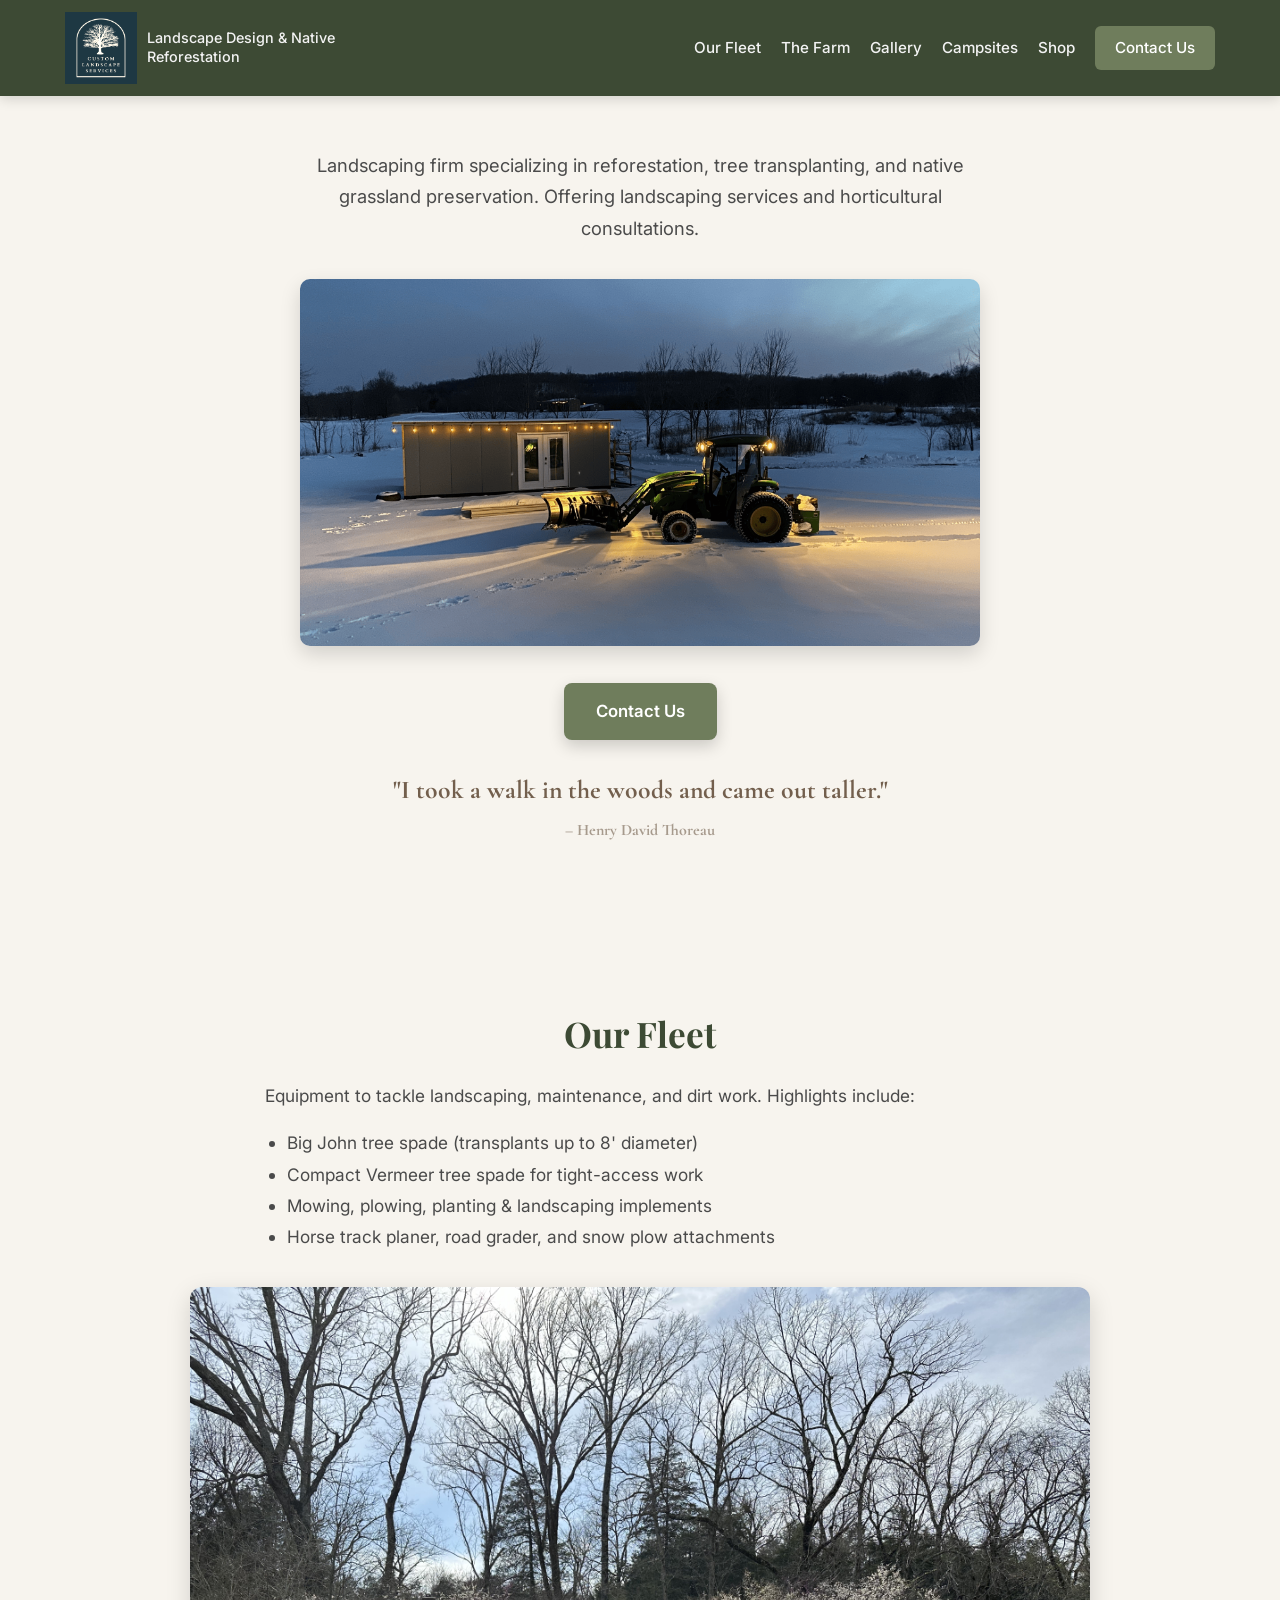
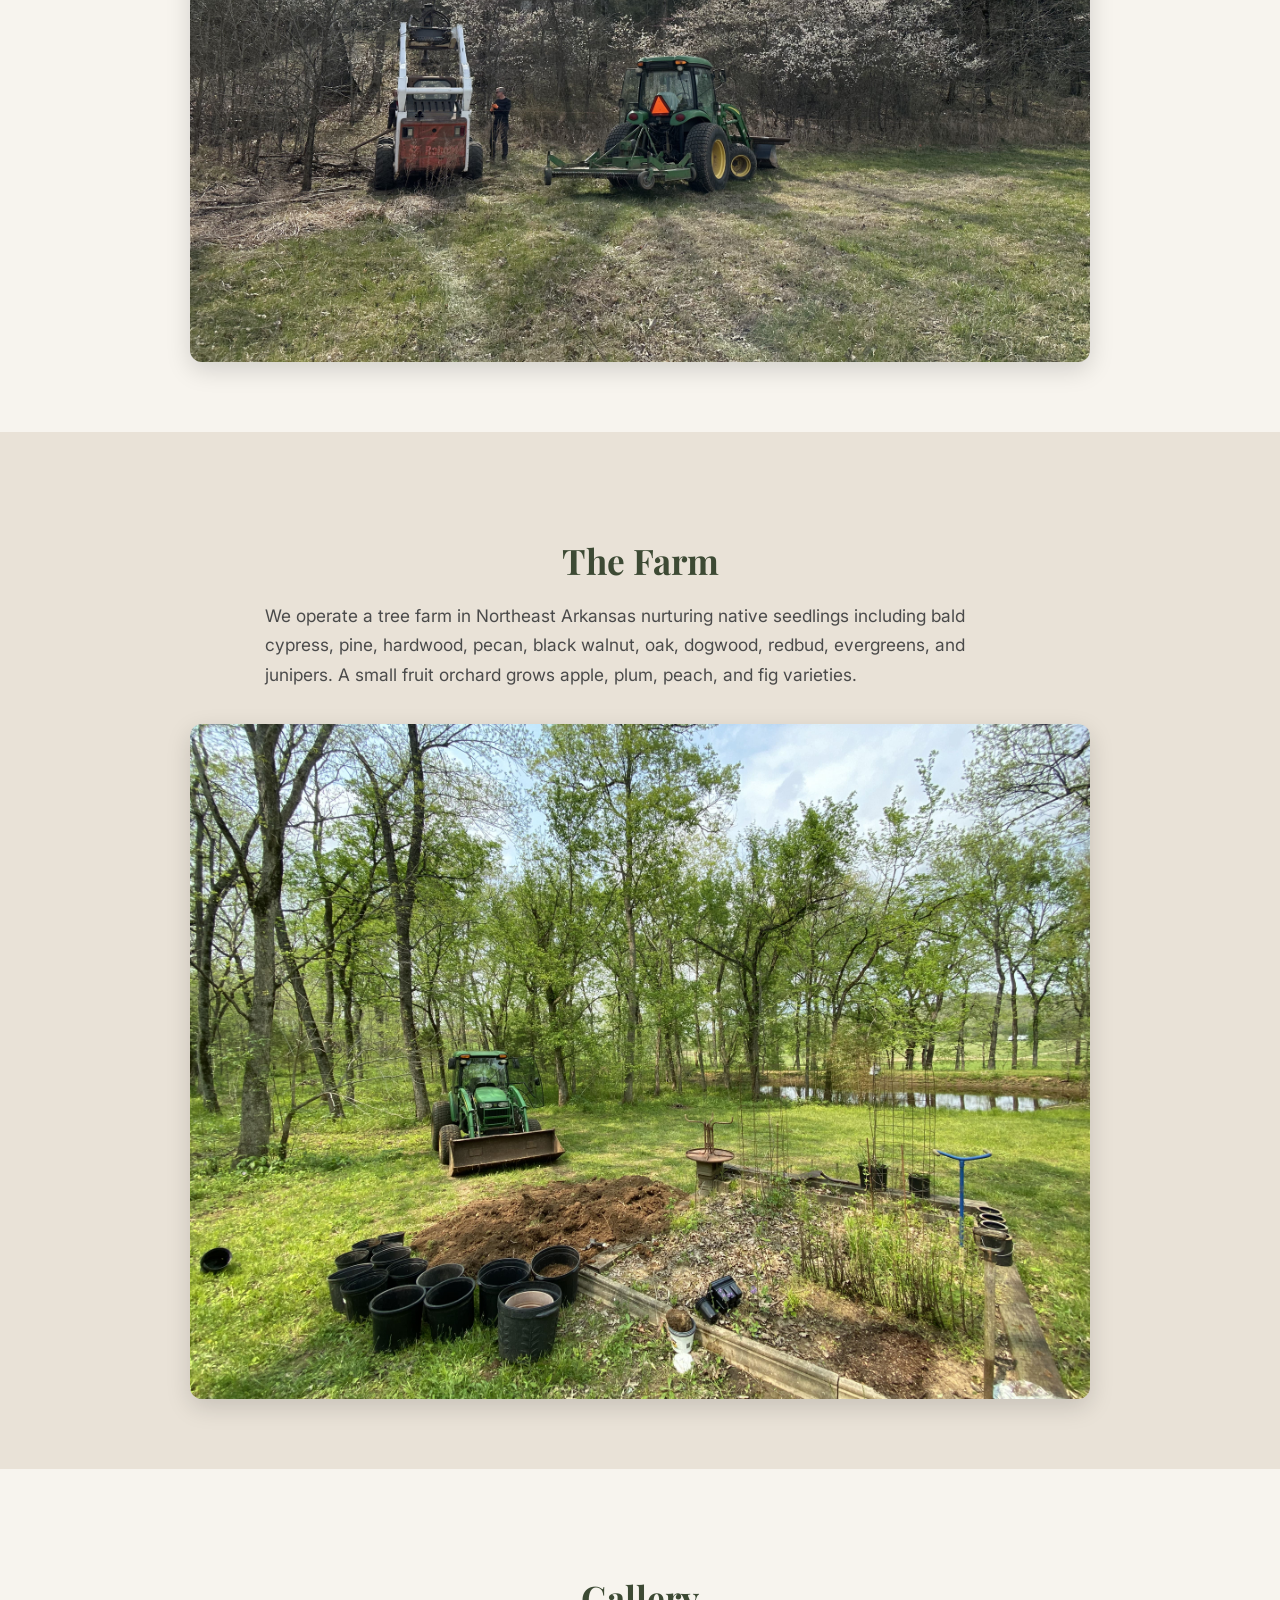
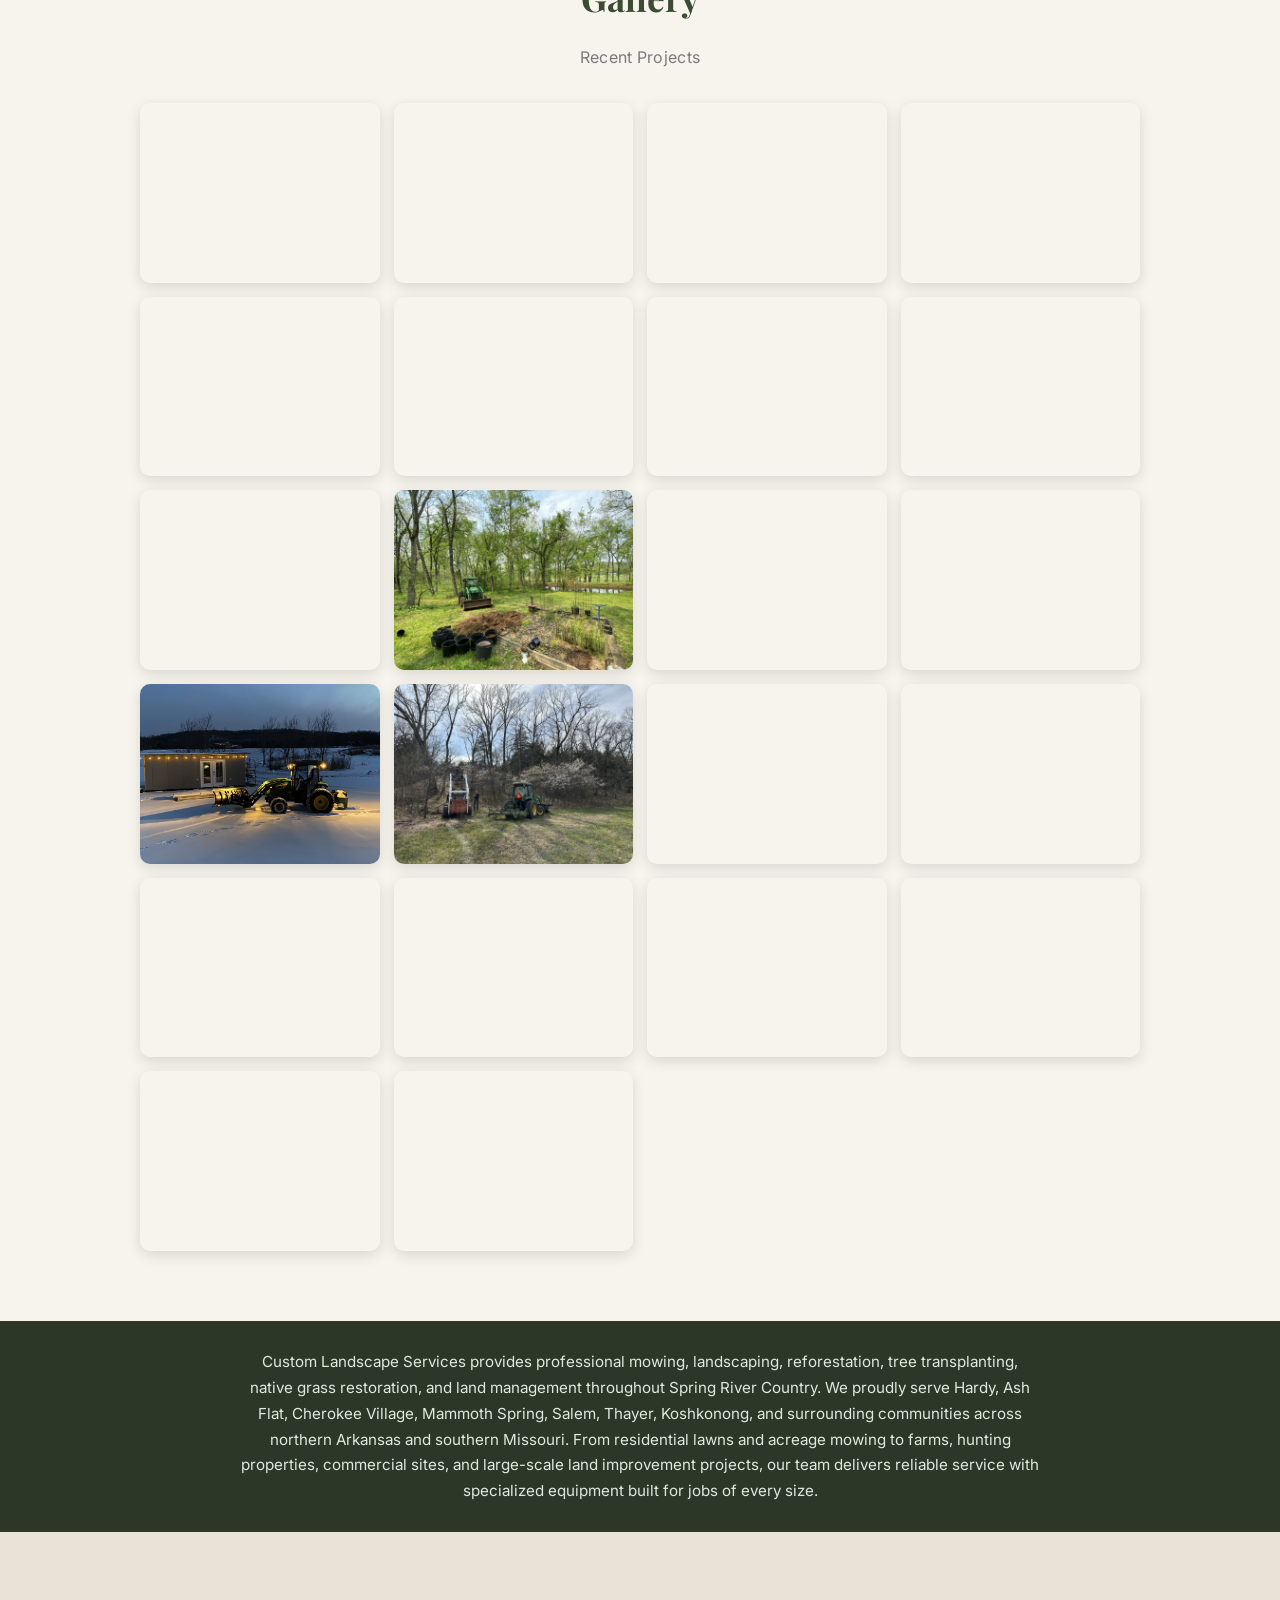
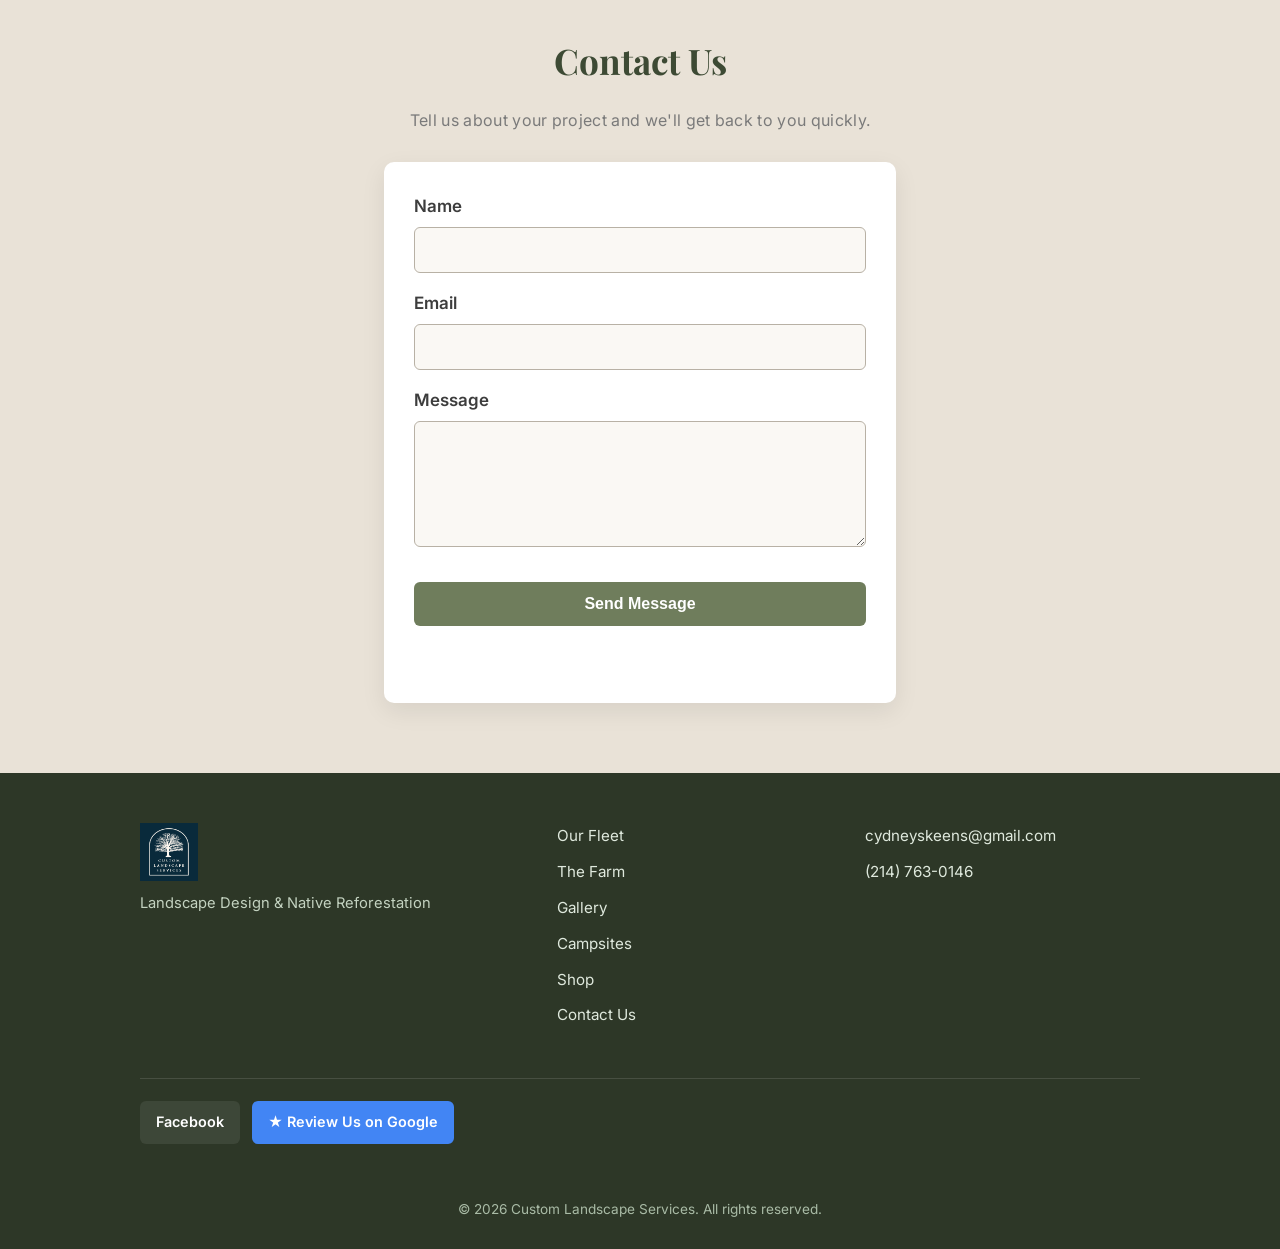
<file: index.html>
<!DOCTYPE html>
<html lang="en">

<head>
  <meta charset="UTF-8">
  <meta name="viewport" content="width=device-width, initial-scale=1.0">
  <title>Custom Landscape Services | Reforestation &amp; Tree Transplanting in Arkansas</title>
  <meta name="description" content="Landscaping, reforestation, tree transplanting, and native grassland preservation in Northeast Arkansas. Also: Spring River campsite rentals and steel storm shelters.">
  <link rel="preconnect" href="https://fonts.googleapis.com">
  <link rel="preconnect" href="https://fonts.gstatic.com" crossorigin>
  <link href="https://fonts.googleapis.com/css2?family=Cormorant+Garamond:wght@400;500;600&family=Inter:wght@300;400;500;600&family=Playfair+Display:wght@400;600;700&display=swap" rel="stylesheet">

  <!-- Favicon -->
  <link rel="icon" type="image/png" href="images/gallery/logo-favicon.png">
  <link rel="shortcut icon" type="image/png" href="images/gallery/logo-favicon.png">

  <!-- LocalBusiness Schema -->
  <script type="application/ld+json">
  {
    "@context": "https://schema.org",
    "@type": "LocalBusiness",
    "name": "Custom Landscape Services",
    "image": "https://cls23.com/images/gallery/logoo.png",
    "telephone": "+1-214-763-0146",
    "email": "cydneyskeens@gmail.com",
    "url": "https://cls23.com",
    "priceRange": "$$",
    "address": {
      "@type": "PostalAddress",
      "streetAddress": "N/A (service-based)",
      "addressLocality": "Northeast Arkansas",
      "addressRegion": "AR",
      "addressCountry": "US"
    },
    "geo": {
      "@type": "GeoCoordinates",
      "latitude": "35.6000",
      "longitude": "-90.6000"
    },
    "areaServed": {
      "@type": "AdministrativeArea",
      "name": ["Arkansas", "Missouri", "Tennessee"]
    },
    "openingHoursSpecification": {
      "@type": "OpeningHoursSpecification",
      "dayOfWeek": ["Monday","Tuesday","Wednesday","Thursday","Friday","Saturday"],
      "opens": "08:00",
      "closes": "18:00"
    },
    "description": "Custom Landscape Services specializing in reforestation, native plants, tree transplanting, orchard development, and land management. Serving Arkansas and surrounding regions.",
    "sameAs": [
      "https://share.google/E0UA4cFSOnif1qdp9",
      "https://www.facebook.com/profile.php?id=61554428220637"
    ]
  }
  </script>

  <!-- Service Schema -->
  <script type="application/ld+json">
  {
    "@context": "https://schema.org",
    "@type": "Service",
    "serviceType": "Landscaping, Tree Transplanting, Reforestation",
    "areaServed": [
      {"@type": "City", "name": "Jonesboro, AR"},
      {"@type": "City", "name": "Paragould, AR"},
      {"@type": "City", "name": "Blytheville, AR"},
      {"@type": "City", "name": "Poplar Bluff, MO"},
      {"@type": "City", "name": "West Memphis, AR"}
    ],
    "provider": {
      "@type": "LocalBusiness",
      "name": "Custom Landscape Services"
    }
  }
  </script>

  <link rel="stylesheet" href="styles.css">
</head>

<body>

  <!-- ================= NAVBAR ================= -->
  <header class="navbar">
    <div class="nav-container">

      <a href="/" class="nav-logo">
        <img src="images/gallery/logo.png" alt="Custom Landscape Services Logo" class="logo-img">
        <span class="logo-text">Landscape Design &amp; Native Reforestation</span>
      </a>

      <nav class="nav">
        <a href="#fleet">Our Fleet</a>
        <a href="#farm">The Farm</a>
        <a href="#gallery">Gallery</a>
        <a href="campsites.html">Campsites</a>
        <a href="shop.html">Shop</a>
        <a href="#contact" class="contact-btn">Contact Us</a>
      </nav>

      <button class="mobile-nav-toggle" aria-label="Toggle navigation menu" aria-expanded="false">☰</button>
    </div>
  </header>


  <!-- ================= HERO SECTION ================= -->
  <section class="hero">
    <div class="hero-content">

      <p class="hero-text hero-intro">
        Landscaping firm specializing in reforestation, tree transplanting, and native grassland preservation.
        Offering landscaping services and horticultural consultations.
      </p>

      <img src="images/gallery/snow.png" alt="Tiny Home in Snow" class="hero-image" loading="eager">

      <a href="#contact" class="hero-cta">Contact Us</a>

      <h1 class="hero-quote">
        "I took a walk in the woods and came out taller."
        <span class="quote-author">– Henry David Thoreau</span>
      </h1>

    </div>
  </section>


  <!-- ================= OUR FLEET ================= -->
  <section id="fleet" class="content-section">
    <div class="section-container">

      <h2 class="section-title">Our Fleet</h2>

      <div class="section-content">
        <p>Equipment to tackle landscaping, maintenance, and dirt work. Highlights include:</p>
        <ul class="feature-list">
          <li>Big John tree spade (transplants up to 8' diameter)</li>
          <li>Compact Vermeer tree spade for tight-access work</li>
          <li>Mowing, plowing, planting &amp; landscaping implements</li>
          <li>Horse track planer, road grader, and snow plow attachments</li>
        </ul>
      </div>

      <img src="images/gallery/tractor2.jpeg" alt="Our Fleet" class="section-image" loading="lazy">
    </div>
  </section>


  <!-- ================= THE FARM ================= -->
  <section id="farm" class="content-section alt-section">
    <div class="section-container">

      <h2 class="section-title">The Farm</h2>
      <p class="section-text">
        We operate a tree farm in Northeast Arkansas nurturing native seedlings including bald cypress, pine, hardwood, pecan,
        black walnut, oak, dogwood, redbud, evergreens, and junipers. A small fruit orchard grows apple, plum, peach,
        and fig varieties.
      </p>

      <img src="images/gallery/nursery.jpeg" alt="Tree Nursery" class="section-image" loading="lazy">
    </div>
  </section>


  <!-- ================= GALLERY ================= -->
  <section id="gallery" class="content-section">
    <div class="section-container">
      <h2 class="section-title">Gallery</h2>
      <p class="section-subtitle">Recent Projects</p>

      <div class="gallery-grid" id="gallery-grid"></div>
    </div>
  </section>

  <section class="local-seo">
    <p>
      Custom Landscape Services provides professional mowing, landscaping, reforestation, tree transplanting,
      native grass restoration, and land management throughout Spring River Country. We proudly serve Hardy,
      Ash Flat, Cherokee Village, Mammoth Spring, Salem, Thayer, Koshkonong, and surrounding communities across
      northern Arkansas and southern Missouri. From residential lawns and acreage mowing to farms, hunting
      properties, commercial sites, and large-scale land improvement projects, our team delivers reliable
      service with specialized equipment built for jobs of every size.
    </p>
  </section>


  <!-- ================= CONTACT FORM ================= -->
  <section id="contact" class="content-section alt-section">
    <div class="section-container">

      <h2 class="section-title">Contact Us</h2>
      <p class="section-subtitle">Tell us about your project and we'll get back to you quickly.</p>

      <form id="contact-form" class="contact-form" action="https://formspree.io/f/movlrryk" method="POST">

        <div class="form-group">
          <label for="name">Name</label>
          <input type="text" id="name" name="name" required>
        </div>

        <div class="form-group">
          <label for="email">Email</label>
          <input type="email" id="email" name="email" required>
        </div>

        <div class="form-group">
          <label for="message">Message</label>
          <textarea id="message" name="message" rows="5" required></textarea>
        </div>

        <button type="submit" class="submit-btn">Send Message</button>
        <p id="form-feedback" class="form-feedback" role="status"></p>

      </form>
    </div>
  </section>


  <!-- ================= FOOTER ================= -->
  <footer class="footer">
    <div class="footer-content">

      <div class="footer-brand">
        <img src="images/gallery/logo.png" alt="Custom Landscape Services Logo" class="footer-logo">
        <p class="footer-tagline">Landscape Design &amp; Native Reforestation</p>
      </div>

      <div class="footer-links">
        <a href="#fleet">Our Fleet</a>
        <a href="#farm">The Farm</a>
        <a href="#gallery">Gallery</a>
        <a href="campsites.html">Campsites</a>
        <a href="shop.html">Shop</a>
        <a href="#contact">Contact Us</a>
      </div>

      <div class="footer-contact">
        <a href="mailto:cydneyskeens@gmail.com" class="footer-contact-link">cydneyskeens@gmail.com</a>
        <a href="tel:+12147630146" class="footer-contact-link">(214) 763-0146</a>
      </div>

      <div class="social-links">
        <a href="https://www.facebook.com/profile.php?id=61554428220637" target="_blank" rel="noopener noreferrer" class="social-btn">Facebook</a>
        <a href="https://share.google/E0UA4cFSOnif1qdp9" target="_blank" rel="noopener noreferrer" class="social-btn google-review-btn">★ Review Us on Google</a>
      </div>

      <p class="footer-copy">&copy; <span id="year"></span> Custom Landscape Services. All rights reserved.</p>

    </div>
  </footer>


  <!-- ================= JS ================= -->
  <script src="apps.js" defer></script>
</body>
</html>
</file>
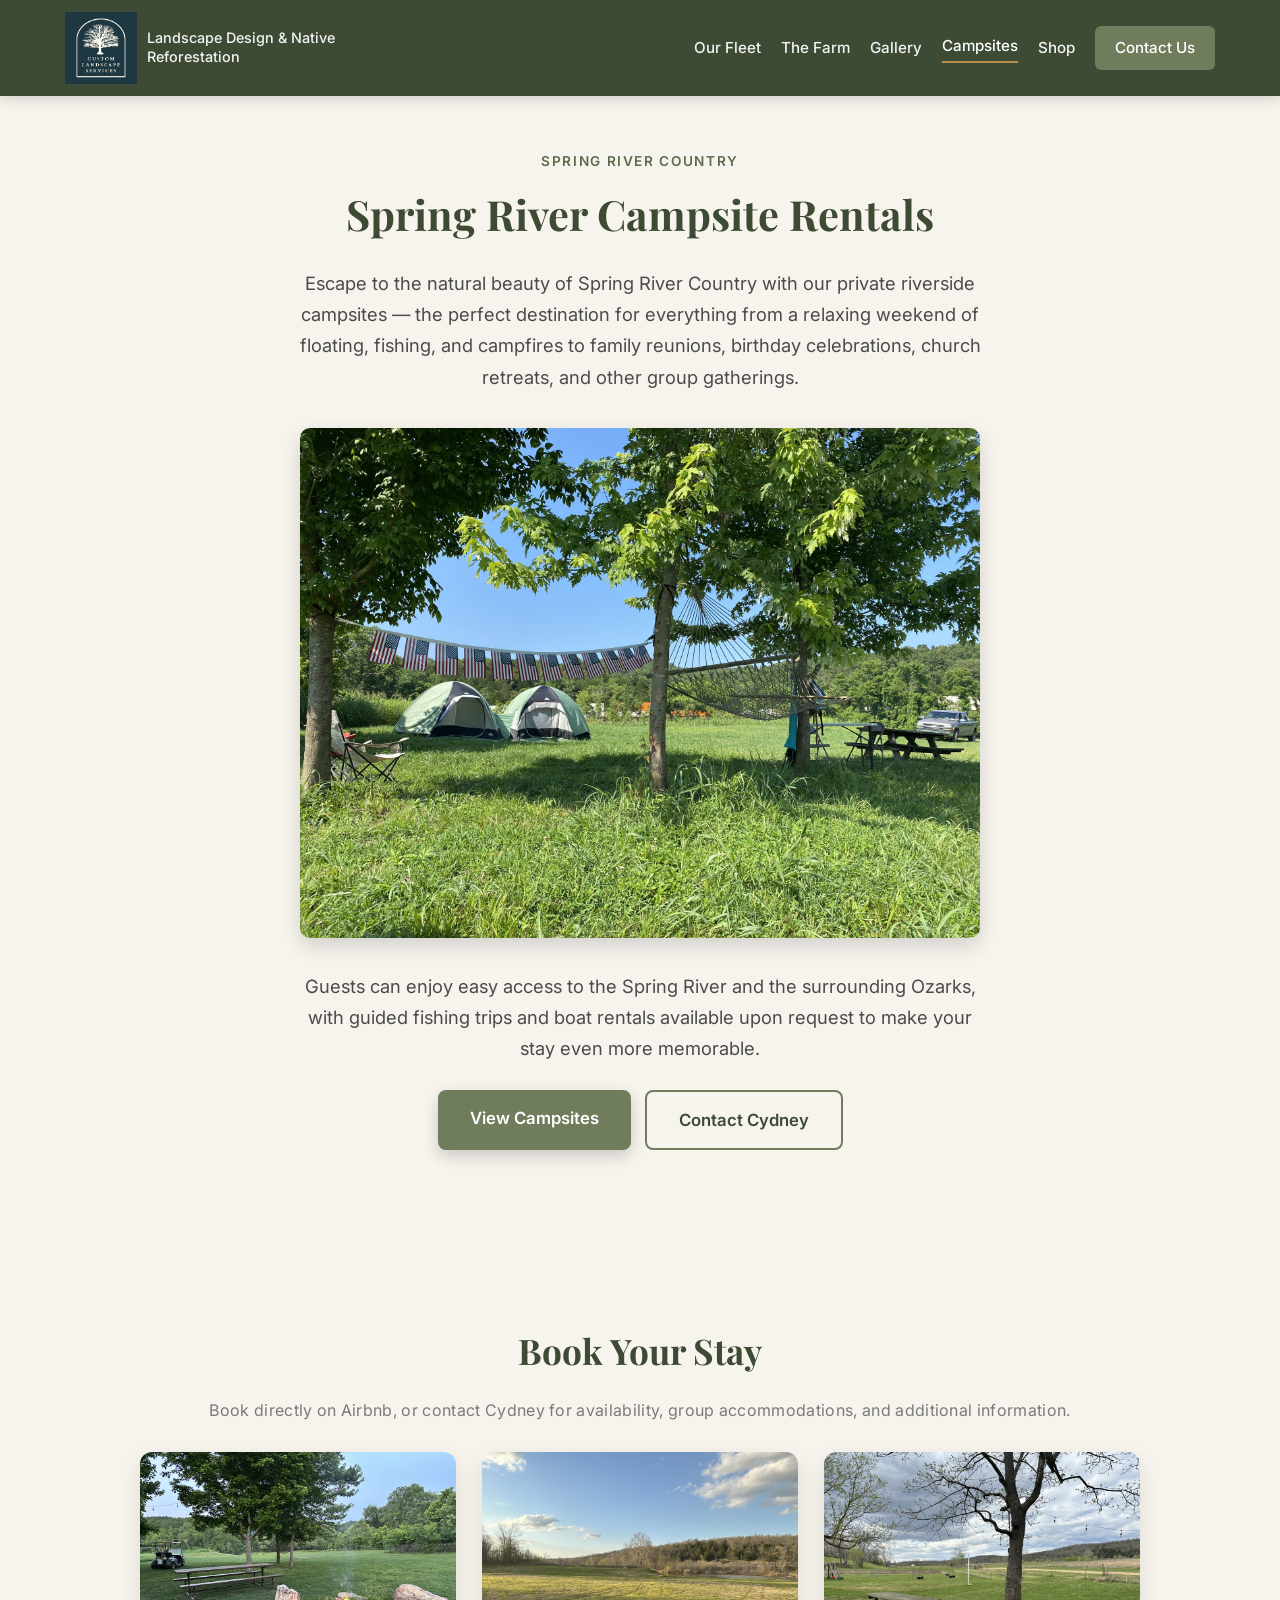
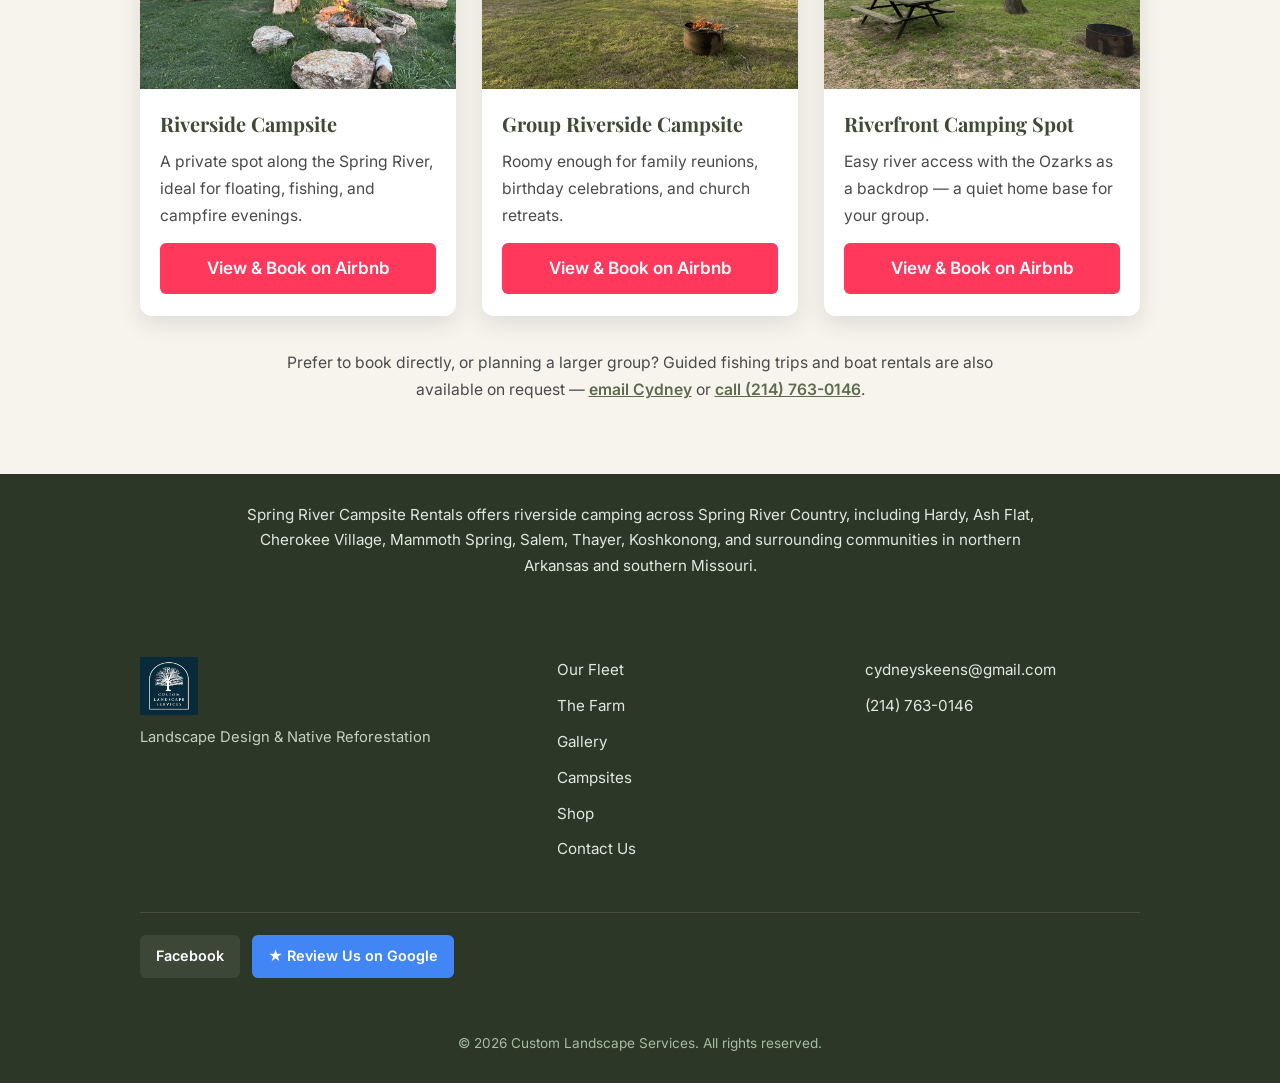
<file: campsites.html>
<!DOCTYPE html>
<html lang="en">

<head>
  <meta charset="UTF-8">
  <meta name="viewport" content="width=device-width, initial-scale=1.0">
  <title>Spring River Campsite Rentals | Custom Landscape Services</title>
  <meta name="description" content="Private riverside campsites on the Spring River. Floating, fishing, campfires, family reunions, and group retreats — book on Airbnb or contact Cydney directly.">
  <link rel="preconnect" href="https://fonts.googleapis.com">
  <link rel="preconnect" href="https://fonts.gstatic.com" crossorigin>
  <link href="https://fonts.googleapis.com/css2?family=Cormorant+Garamond:wght@400;500;600&family=Inter:wght@300;400;500;600&family=Playfair+Display:wght@400;600;700&display=swap" rel="stylesheet">

  <!-- Favicon -->
  <link rel="icon" type="image/png" href="images/gallery/logo-favicon.png">
  <link rel="shortcut icon" type="image/png" href="images/gallery/logo-favicon.png">

  <!-- LodgingBusiness Schema -->
  <script type="application/ld+json">
  {
    "@context": "https://schema.org",
    "@type": "LodgingBusiness",
    "name": "Spring River Campsite Rentals",
    "url": "https://cls23.com/campsites.html",
    "telephone": "+1-214-763-0146",
    "email": "cydneyskeens@gmail.com",
    "description": "Private riverside campsites in Spring River Country offering floating, fishing, campfires, and group gatherings, with guided fishing trips and boat rentals available upon request.",
    "areaServed": {
      "@type": "AdministrativeArea",
      "name": ["Hardy, AR", "Ash Flat, AR", "Cherokee Village, AR", "Mammoth Spring, AR", "Salem, AR", "Thayer, MO", "Koshkonong, MO"]
    },
    "parentOrganization": {
      "@type": "LocalBusiness",
      "name": "Custom Landscape Services"
    }
  }
  </script>

  <link rel="stylesheet" href="styles.css">
</head>

<body>

  <!-- ================= NAVBAR ================= -->
  <header class="navbar">
    <div class="nav-container">

      <a href="/" class="nav-logo">
        <img src="images/gallery/logo.png" alt="Custom Landscape Services Logo" class="logo-img">
        <span class="logo-text">Landscape Design &amp; Native Reforestation</span>
      </a>

      <nav class="nav">
        <a href="index.html#fleet">Our Fleet</a>
        <a href="index.html#farm">The Farm</a>
        <a href="index.html#gallery">Gallery</a>
        <a href="campsites.html" class="nav-active">Campsites</a>
        <a href="shop.html">Shop</a>
        <a href="index.html#contact" class="contact-btn">Contact Us</a>
      </nav>

      <button class="mobile-nav-toggle" aria-label="Toggle navigation menu" aria-expanded="false">☰</button>
    </div>
  </header>


  <!-- ================= CAMPSITE HERO ================= -->
  <section class="hero campsite-hero">
    <div class="hero-content">

      <p class="hero-eyebrow">Spring River Country</p>
      <h1 class="campsite-hero-title">Spring River Campsite Rentals</h1>

      <p class="hero-text hero-intro">
        Escape to the natural beauty of Spring River Country with our private riverside campsites — the perfect
        destination for everything from a relaxing weekend of floating, fishing, and campfires to family reunions,
        birthday celebrations, church retreats, and other group gatherings.
      </p>

      <img src="images/gallery/campsiteUSA.jpeg" alt="Riverside campsite along the Spring River" class="hero-image" loading="eager">

      <p class="hero-text hero-intro">
        Guests can enjoy easy access to the Spring River and the surrounding Ozarks, with guided fishing trips and
        boat rentals available upon request to make your stay even more memorable.
      </p>

      <div class="campsite-hero-ctas">
        <a href="#listings" class="hero-cta">View Campsites</a>
        <a href="index.html#contact" class="hero-cta hero-cta-outline">Contact Cydney</a>
      </div>

    </div>
  </section>


  <!-- ================= LISTINGS ================= -->
  <section id="listings" class="content-section">
    <div class="section-container">

      <h2 class="section-title">Book Your Stay</h2>
      <p class="section-subtitle">Book directly on Airbnb, or contact Cydney for availability, group accommodations, and additional information.</p>

      <div class="campsite-grid">

        <article class="campsite-card">
          <img src="images/gallery/campsite.jpeg" alt="Spring River riverside campsite" loading="lazy">
          <div class="campsite-card-body">
            <h3>Riverside Campsite</h3>
            <p>A private spot along the Spring River, ideal for floating, fishing, and campfire evenings.</p>
            <a href="https://www.airbnb.com/rooms/39752664" target="_blank" rel="noopener noreferrer" class="airbnb-btn">View &amp; Book on Airbnb</a>
          </div>
        </article>

        <article class="campsite-card">
          <img src="images/gallery/campsite3.jpeg" alt="Spring River group campsite" loading="lazy">
          <div class="campsite-card-body">
            <h3>Group Riverside Campsite</h3>
            <p>Roomy enough for family reunions, birthday celebrations, and church retreats.</p>
            <a href="https://www.airbnb.com/rooms/926350521017659040" target="_blank" rel="noopener noreferrer" class="airbnb-btn">View &amp; Book on Airbnb</a>
          </div>
        </article>

        <article class="campsite-card">
          <img src="images/gallery/campsite4.jpeg" alt="Spring River riverfront camping spot" loading="lazy">
          <div class="campsite-card-body">
            <h3>Riverfront Camping Spot</h3>
            <p>Easy river access with the Ozarks as a backdrop — a quiet home base for your group.</p>
            <a href="https://www.airbnb.com/rooms/890606413558890399" target="_blank" rel="noopener noreferrer" class="airbnb-btn">View &amp; Book on Airbnb</a>
          </div>
        </article>

      </div>

      <p class="campsite-note">
        Prefer to book directly, or planning a larger group? Guided fishing trips and boat rentals are also available
        on request — <a href="mailto:cydneyskeens@gmail.com">email Cydney</a> or
        <a href="tel:+12147630146">call (214) 763-0146</a>.
      </p>

    </div>
  </section>

  <section class="local-seo">
    <p>
      Spring River Campsite Rentals offers riverside camping across Spring River Country, including Hardy, Ash Flat,
      Cherokee Village, Mammoth Spring, Salem, Thayer, Koshkonong, and surrounding communities in northern Arkansas
      and southern Missouri.
    </p>
  </section>


  <!-- ================= FOOTER ================= -->
  <footer class="footer">
    <div class="footer-content">

      <div class="footer-brand">
        <img src="images/gallery/logo.png" alt="Custom Landscape Services Logo" class="footer-logo">
        <p class="footer-tagline">Landscape Design &amp; Native Reforestation</p>
      </div>

      <div class="footer-links">
        <a href="index.html#fleet">Our Fleet</a>
        <a href="index.html#farm">The Farm</a>
        <a href="index.html#gallery">Gallery</a>
        <a href="campsites.html">Campsites</a>
        <a href="shop.html">Shop</a>
        <a href="index.html#contact">Contact Us</a>
      </div>

      <div class="footer-contact">
        <a href="mailto:cydneyskeens@gmail.com" class="footer-contact-link">cydneyskeens@gmail.com</a>
        <a href="tel:+12147630146" class="footer-contact-link">(214) 763-0146</a>
      </div>

      <div class="social-links">
        <a href="https://www.facebook.com/profile.php?id=61554428220637" target="_blank" rel="noopener noreferrer" class="social-btn">Facebook</a>
        <a href="https://share.google/E0UA4cFSOnif1qdp9" target="_blank" rel="noopener noreferrer" class="social-btn google-review-btn">★ Review Us on Google</a>
      </div>

      <p class="footer-copy">&copy; <span id="year"></span> Custom Landscape Services. All rights reserved.</p>

    </div>
  </footer>


  <!-- ================= JS ================= -->
  <script src="apps.js" defer></script>
</body>
</html>
</file>
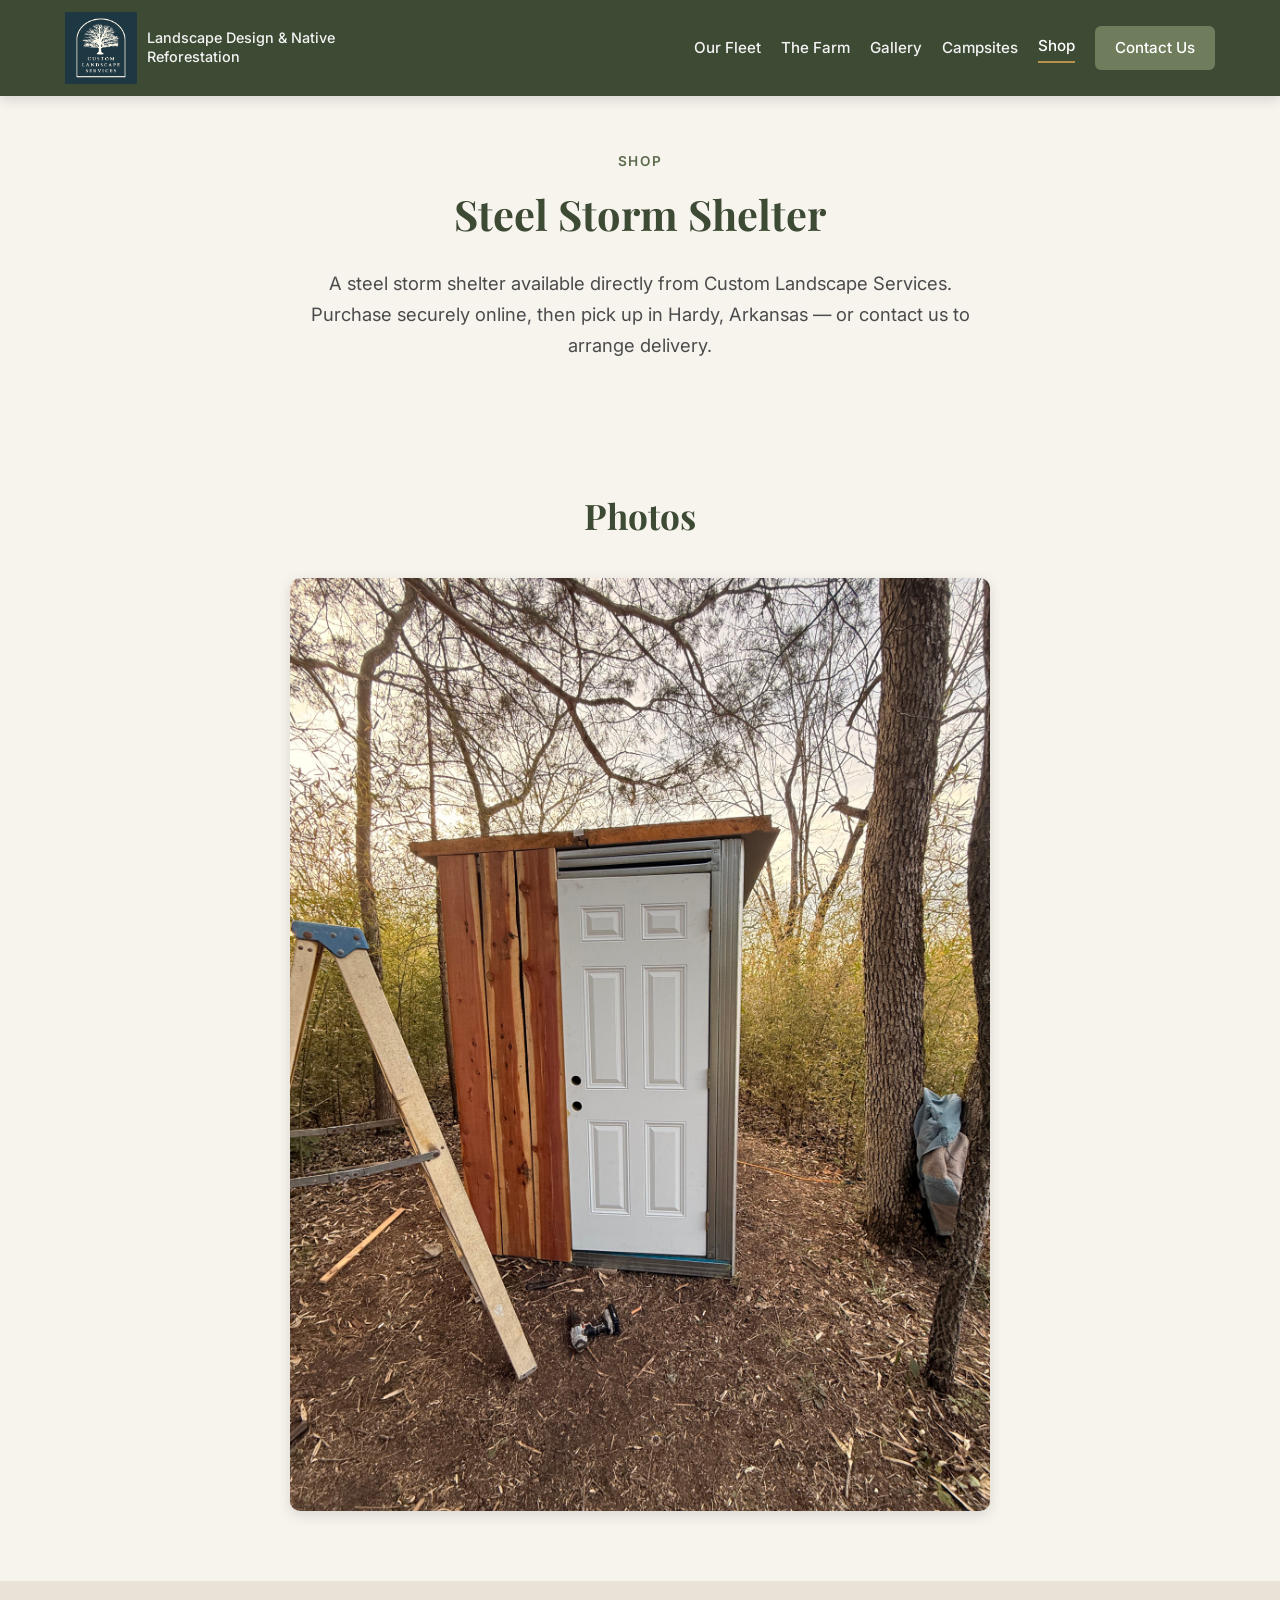
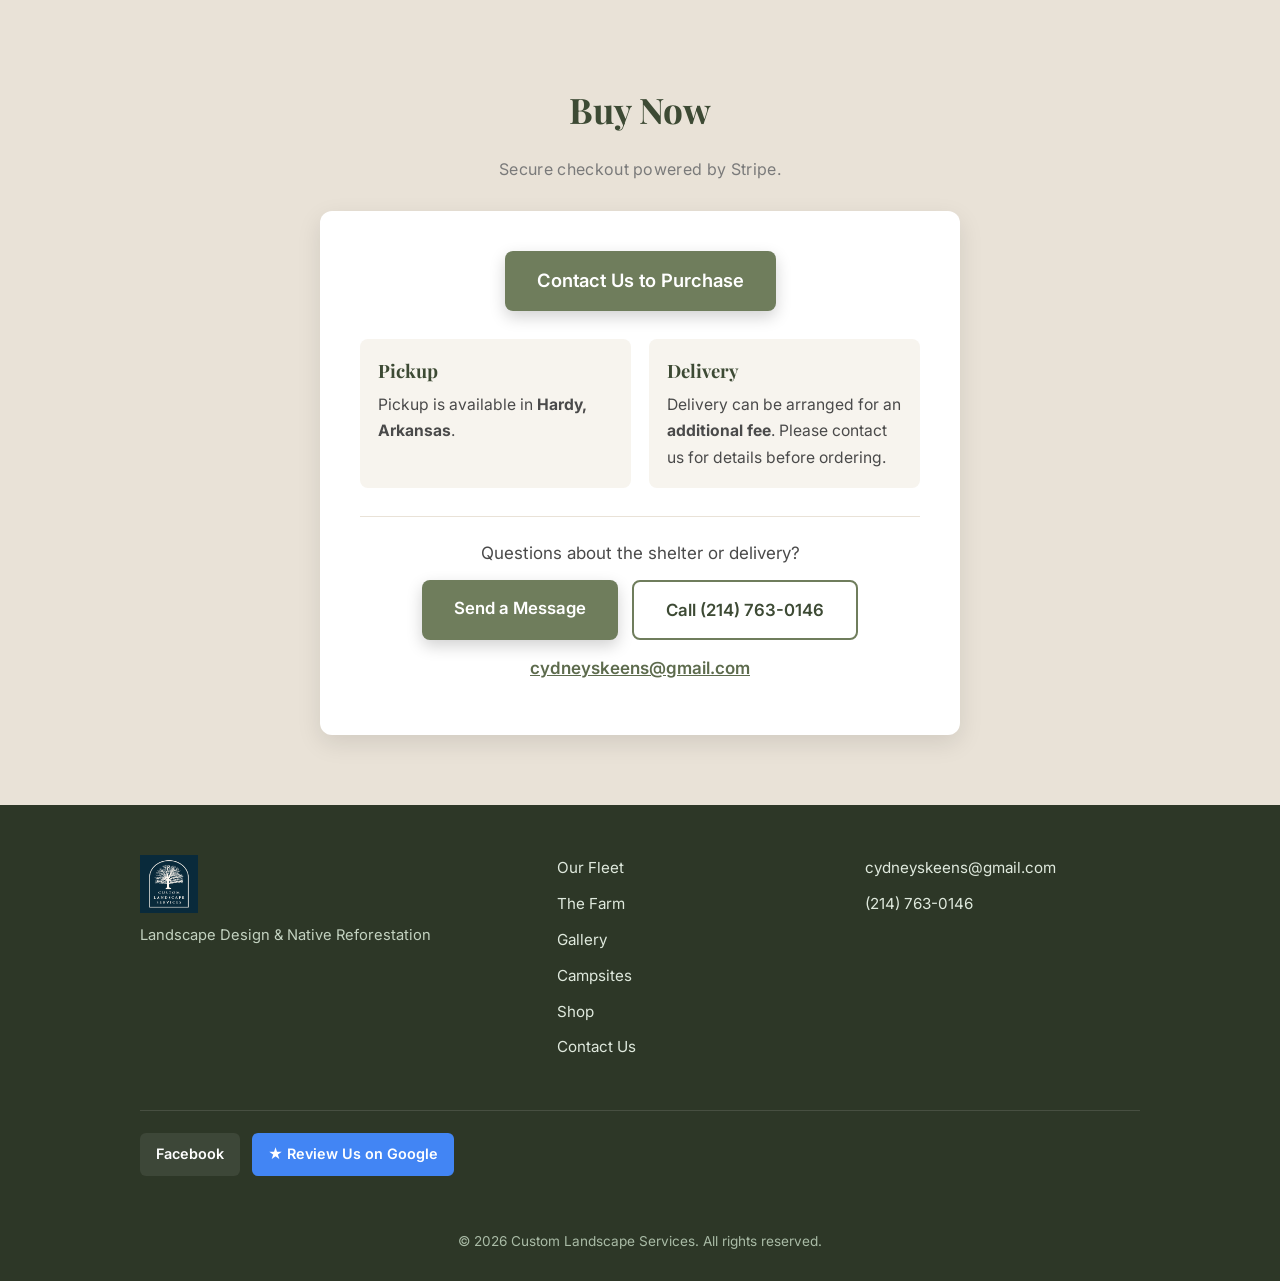
<file: shop.html>
<!DOCTYPE html>
<html lang="en">

<head>
  <meta charset="UTF-8">
  <meta name="viewport" content="width=device-width, initial-scale=1.0">
  <title>Steel Storm Shelter | Shop | Custom Landscape Services</title>
  <meta name="description" content="Buy a steel storm shelter from Custom Landscape Services. Pickup available in Hardy, Arkansas; delivery can be arranged for an additional fee.">
  <link rel="preconnect" href="https://fonts.googleapis.com">
  <link rel="preconnect" href="https://fonts.gstatic.com" crossorigin>
  <link href="https://fonts.googleapis.com/css2?family=Cormorant+Garamond:wght@400;500;600&family=Inter:wght@300;400;500;600&family=Playfair+Display:wght@400;600;700&display=swap" rel="stylesheet">

  <!-- Favicon -->
  <link rel="icon" type="image/png" href="images/gallery/logo-favicon.png">
  <link rel="shortcut icon" type="image/png" href="images/gallery/logo-favicon.png">

  <link rel="stylesheet" href="styles.css">
</head>

<body>

  <!-- ================= NAVBAR ================= -->
  <header class="navbar">
    <div class="nav-container">

      <a href="/" class="nav-logo">
        <img src="images/gallery/logo.png" alt="Custom Landscape Services Logo" class="logo-img">
        <span class="logo-text">Landscape Design &amp; Native Reforestation</span>
      </a>

      <nav class="nav">
        <a href="index.html#fleet">Our Fleet</a>
        <a href="index.html#farm">The Farm</a>
        <a href="index.html#gallery">Gallery</a>
        <a href="campsites.html">Campsites</a>
        <a href="shop.html" class="nav-active">Shop</a>
        <a href="index.html#contact" class="contact-btn">Contact Us</a>
      </nav>

      <button class="mobile-nav-toggle" aria-label="Toggle navigation menu" aria-expanded="false">☰</button>
    </div>
  </header>


  <!-- ================= SHOP HERO ================= -->
  <section class="hero shop-hero">
    <div class="hero-content">
      <p class="hero-eyebrow">Shop</p>
      <h1 class="campsite-hero-title">Steel Storm Shelter</h1>
      <p class="hero-text hero-intro">
        A steel storm shelter available directly from Custom Landscape Services.
        Purchase securely online, then pick up in Hardy, Arkansas &mdash; or contact us to arrange delivery.
      </p>
    </div>
  </section>


  <!-- ================= PHOTOS ================= -->
  <section id="shelter-photos" class="content-section">
    <div class="section-container">
      <h2 class="section-title">Photos</h2>
      <div class="gallery-grid shelter-grid" id="shelter-grid"></div>
    </div>
  </section>


  <!-- ================= PURCHASE ================= -->
  <section id="purchase" class="content-section alt-section">
    <div class="section-container">

      <h2 class="section-title">Buy Now</h2>
      <p class="section-subtitle">Secure checkout powered by Stripe.</p>

      <div class="purchase-card">

        <!--
          STRIPE LINK: replace the href below with Cydney's Stripe "Buy Now"
          payment link (it starts with https://buy.stripe.com/).
          Until a real Stripe link is pasted here, the button automatically
          becomes "Contact Us to Purchase" so customers never hit a dead link.
        -->
        <a id="buy-now-btn" class="hero-cta buy-btn" href="REPLACE_WITH_STRIPE_BUY_NOW_LINK">Buy Now</a>

        <div class="purchase-info">
          <div class="info-block">
            <h3>Pickup</h3>
            <p>Pickup is available in <strong>Hardy, Arkansas</strong>.</p>
          </div>

          <div class="info-block">
            <h3>Delivery</h3>
            <p>Delivery can be arranged for an <strong>additional fee</strong>. Please contact us for details before ordering.</p>
          </div>
        </div>

        <div class="purchase-contact">
          <p>Questions about the shelter or delivery?</p>
          <div class="campsite-hero-ctas">
            <a href="index.html#contact" class="hero-cta">Send a Message</a>
            <a href="tel:+12147630146" class="hero-cta hero-cta-outline">Call (214) 763-0146</a>
          </div>
          <p class="purchase-email"><a href="mailto:cydneyskeens@gmail.com">cydneyskeens@gmail.com</a></p>
        </div>

      </div>
    </div>
  </section>


  <!-- ================= FOOTER ================= -->
  <footer class="footer">
    <div class="footer-content">

      <div class="footer-brand">
        <img src="images/gallery/logo.png" alt="Custom Landscape Services Logo" class="footer-logo">
        <p class="footer-tagline">Landscape Design &amp; Native Reforestation</p>
      </div>

      <div class="footer-links">
        <a href="index.html#fleet">Our Fleet</a>
        <a href="index.html#farm">The Farm</a>
        <a href="index.html#gallery">Gallery</a>
        <a href="campsites.html">Campsites</a>
        <a href="shop.html">Shop</a>
        <a href="index.html#contact">Contact Us</a>
      </div>

      <div class="footer-contact">
        <a href="mailto:cydneyskeens@gmail.com" class="footer-contact-link">cydneyskeens@gmail.com</a>
        <a href="tel:+12147630146" class="footer-contact-link">(214) 763-0146</a>
      </div>

      <div class="social-links">
        <a href="https://www.facebook.com/profile.php?id=61554428220637" target="_blank" rel="noopener noreferrer" class="social-btn">Facebook</a>
        <a href="https://share.google/E0UA4cFSOnif1qdp9" target="_blank" rel="noopener noreferrer" class="social-btn google-review-btn">★ Review Us on Google</a>
      </div>

      <p class="footer-copy">&copy; <span id="year"></span> Custom Landscape Services. All rights reserved.</p>

    </div>
  </footer>


  <!-- ================= JS ================= -->
  <script src="apps.js" defer></script>
</body>
</html>
</file>
<file: styles.css>
/* ================= BASE STYLING ================= */

:root {
  --evergreen: #3d4a34;
  --evergreen-dark: #2d3727;
  --sage: #6f7d5c;
  --sage-dark: #5d6b4d;
  --cream: #f7f4ee;
  --parchment: #e9e2d7;
  --text-dark: #3d3d3d;
  --text-mid: #4a4a4a;
  --gold: #b8924a;
}

* {
  box-sizing: border-box;
}

html {
  scroll-behavior: smooth;
  scroll-padding-top: 90px; /* keeps section titles from hiding under the fixed navbar */
  -webkit-text-size-adjust: 100%;
}

img {
  max-width: 100%;
}

body {
  font-family: "Inter", sans-serif;
  background: var(--cream);
  color: var(--text-dark);
  line-height: 1.7;
  font-size: 17px;
  margin: 0;
  overflow-x: hidden; /* guards against sideways scrolling on small screens */
}

h1, h2, h3 {
  font-family: "Playfair Display", serif;
  color: var(--evergreen);
}

p {
  color: var(--text-mid);
}

a {
  color: inherit;
}

/* ================= NAVBAR ================= */

.navbar {
  background: var(--evergreen);
  color: white;
  padding: 12px 0;
  position: fixed;
  width: 100%;
  top: 0;
  z-index: 999;
  box-shadow: 0 3px 12px rgba(0,0,0,0.15);
}

.nav-container {
  width: 90%;
  max-width: 1150px;
  margin: auto;
  display: flex;
  justify-content: space-between;
  align-items: center;
  gap: 16px;
}

.nav-logo {
  display: flex;
  align-items: center;
  gap: 10px;
  text-decoration: none;
}

/* Rustic logo, sized for visibility */
.logo-img {
  height: 72px;
  width: auto;
  filter: sepia(20%) contrast(90%) brightness(1.1); /* Warm rustic tone */
}

.logo-text {
  font-size: 0.9rem;
  color: #f3f3f3;
  font-weight: 500;
  line-height: 1.3;
  max-width: 14rem;
}

.nav {
  display: flex;
  align-items: center;
  gap: 20px;
  white-space: nowrap;
}

.nav a {
  color: #f3f3f3;
  text-decoration: none;
  font-weight: 500;
  font-size: 0.95rem;
  transition: color 0.2s ease;
}

.nav a:hover {
  color: white;
  opacity: 0.85;
}

.contact-btn {
  background: var(--sage);
  padding: 9px 20px;
  border-radius: 6px;
  color: white !important;
  text-decoration: none;
  font-weight: 600;
  transition: background 0.2s ease, transform 0.15s ease;
}

.contact-btn:hover {
  background: var(--sage-dark);
  transform: translateY(-1px);
}

.mobile-nav-toggle {
  display: none;
  background: none;
  border: none;
  color: white;
  font-size: 1.6rem;
  cursor: pointer;
  line-height: 1;
  padding: 4px 8px;
}


/* ================= HERO SECTION ================= */

.hero {
  padding: 150px 20px 60px;
  text-align: center;
}

/* Move intro text above the image */
.hero-intro {
  max-width: 700px;
  margin: 0 auto 25px;
  font-size: 1.15rem;
  color: #4b4b4b;
}

/* Hero image tweaks */
.hero-image {
  margin: 10px auto 24px;
  max-width: 680px;
  width: 100%;
  height: auto;
  border-radius: 10px;
  box-shadow: 0 8px 20px rgba(0,0,0,0.15);
}

/* Prominent call-to-action button */
.hero-cta {
  display: block;
  width: fit-content;
  background: var(--sage);
  color: white;
  text-decoration: none;
  font-weight: 600;
  font-size: 1.05rem;
  padding: 14px 32px;
  border-radius: 8px;
  margin: 4px auto 28px;
  box-shadow: 0 6px 16px rgba(0,0,0,0.18);
  transition: background 0.2s ease, transform 0.2s ease, box-shadow 0.2s ease;
}

.hero-cta:hover {
  background: var(--sage-dark);
  transform: translateY(-2px);
  box-shadow: 0 10px 20px rgba(0,0,0,0.2);
}

/* Quote smaller + lower emphasis */
.hero-quote {
  font-family: "Cormorant Garamond", serif;
  font-size: 1.6rem;
  color: #5c4632;
  max-width: 700px;
  margin: 12px auto 0;
  opacity: 0.85;
}

.hero-quote .quote-author {
  font-size: 1rem;
  opacity: 0.6;
  margin-top: 6px;
  display: block;
}


/* ================= SECTIONS ================= */

.content-section {
  padding: 70px 20px;
}

.alt-section {
  background: var(--parchment);
}

.section-container {
  max-width: 1000px;
  margin: auto;
}

.section-title {
  text-align: center;
  font-size: 2.2rem;
  margin-bottom: 10px;
  color: var(--evergreen);
}

.section-subtitle {
  text-align: center;
  font-size: 1rem;
  color: #7a7a7a;
  margin-bottom: 28px;
  letter-spacing: 0.02em;
}

.section-text,
.section-content {
  max-width: 750px;
  margin: auto;
  margin-bottom: 24px;
  color: var(--text-mid);
  font-size: 1.08rem;
}

/* Rounded rustic images */
.section-image {
  display: block;
  width: 100%;
  max-width: 900px;
  margin: 35px auto 0;
  border-radius: 12px;
  box-shadow: 0 8px 24px rgba(0,0,0,0.15);
}

.feature-list {
  padding-left: 22px;
  line-height: 1.8;
}

.local-seo {
  background: var(--evergreen-dark);
  color: #dfe9dd;
  padding: 28px 20px;
  text-align: center;
  font-size: 0.95rem;
}

.local-seo p {
  max-width: 800px;
  margin: auto;
  color: #dfe9dd;
}


/* ================= GALLERY ================= */

.gallery-grid {
  margin-top: 32px;
  display: grid;
  gap: 14px;
  grid-template-columns: repeat(auto-fill, minmax(230px, 1fr));
}

.gallery-item-wrap {
  position: relative;
  width: 100%;
  aspect-ratio: 4 / 3; /* uniform ratio so every photo crops consistently */
  overflow: hidden;
  border-radius: 10px;
  box-shadow: 0 4px 14px rgba(0,0,0,0.12);
}

.gallery-grid img {
  width: 100%;
  height: 100%;
  object-fit: cover;
  display: block;
  transition: transform 0.2s ease, filter 0.2s ease;
}

.gallery-item-wrap:hover img {
  transform: scale(1.02);
  filter: sepia(0%) contrast(110%);
}

/* ================= CONTACT FORM ================= */

.contact-form {
  width: 100%;
  max-width: 32rem; /* relative unit instead of hardcoded px */
  margin: auto;
  background: white;
  padding: clamp(18px, 4vw, 30px);
  border-radius: 10px;
  box-shadow: 0 8px 24px rgba(0,0,0,0.08);
}

.form-group {
  margin-bottom: 16px;
}

label {
  font-weight: 600;
  margin-bottom: 6px;
  display: block;
}

input, textarea {
  width: 100%;
  max-width: 100%;
  padding: 12px;
  border: 1px solid #b8b1a5;
  border-radius: 6px;
  background: #faf8f4;
  font-size: 1rem;
  font-family: inherit;
}

input:focus, textarea:focus {
  outline: 2px solid var(--sage);
  outline-offset: 1px;
  border-color: var(--sage);
}

.submit-btn {
  width: 100%;
  background: var(--sage);
  border: none;
  padding: 13px 18px;
  border-radius: 6px;
  color: white;
  font-weight: 600;
  font-size: 1rem;
  margin-top: 10px;
  cursor: pointer;
  transition: background 0.2s ease, transform 0.15s ease;
}

.submit-btn:hover {
  background: var(--sage-dark);
  transform: translateY(-1px);
}

.form-feedback {
  margin-top: 10px;
  font-weight: 500;
  min-height: 1.2em;
}


/* ================= FOOTER ================= */

.footer {
  background: var(--evergreen-dark);
  padding: 50px 20px 28px;
  color: #dfe9dd;
}

.footer-content {
  max-width: 1000px;
  margin: auto;
  display: grid;
  grid-template-columns: 1.4fr 1fr 1fr;
  gap: 32px;
  text-align: left;
  align-items: start;
}

.footer-brand {
  display: flex;
  flex-direction: column;
  gap: 10px;
}

.footer-logo {
  height: 58px;
  width: auto;
  align-self: flex-start;
}

.footer-tagline {
  color: #c3d2c0;
  font-size: 0.92rem;
  margin: 0;
}

.footer-links,
.footer-contact {
  display: flex;
  flex-direction: column;
  gap: 10px;
}

.footer-links a,
.footer-contact-link {
  color: #dfe9dd;
  text-decoration: none;
  font-size: 0.95rem;
  transition: color 0.2s ease;
  width: fit-content;
}

.footer-links a:hover,
.footer-contact-link:hover {
  color: white;
  text-decoration: underline;
}

.social-links {
  grid-column: 1 / -1;
  display: flex;
  gap: 12px;
  flex-wrap: wrap;
  margin-top: 18px;
  padding-top: 22px;
  border-top: 1px solid rgba(255,255,255,0.12);
}

.social-btn {
  display: inline-flex;
  align-items: center;
  gap: 6px;
  background: rgba(255,255,255,0.08);
  padding: 9px 16px;
  border-radius: 6px;
  text-decoration: none;
  color: white;
  font-weight: 600;
  font-size: 0.9rem;
  transition: background 0.2s ease, transform 0.15s ease;
}

.social-btn:hover {
  background: rgba(255,255,255,0.16);
  transform: translateY(-1px);
}

.google-review-btn {
  background: #4285F4;
}

.google-review-btn:hover {
  background: #345fcc;
}

.footer-copy {
  grid-column: 1 / -1;
  margin: 22px 0 0;
  font-size: 0.85rem;
  color: #a9bba6;
  text-align: center;
}


/* ================= CAMPSITES PAGE ================= */

.nav a.nav-active {
  color: white;
  border-bottom: 2px solid var(--gold);
  padding-bottom: 2px;
}

.hero-eyebrow {
  text-transform: uppercase;
  letter-spacing: 0.12em;
  font-size: 0.85rem;
  font-weight: 600;
  color: var(--sage-dark);
  margin: 0 0 6px;
}

.campsite-hero-title {
  font-size: 2.6rem;
  margin: 0 0 18px;
  color: var(--evergreen);
}

.campsite-hero-ctas {
  display: flex;
  gap: 14px;
  justify-content: center;
  flex-wrap: wrap;
  margin: 4px auto 12px;
}

.campsite-hero-ctas .hero-cta {
  margin: 0;
}

.hero-cta-outline {
  background: transparent;
  color: var(--evergreen);
  border: 2px solid var(--sage);
  box-shadow: none;
}

.hero-cta-outline:hover {
  background: var(--sage);
  color: white;
}

.campsite-grid {
  margin-top: 10px;
  display: grid;
  gap: 26px;
  grid-template-columns: repeat(auto-fit, minmax(260px, 1fr));
}

.campsite-card {
  background: white;
  border-radius: 12px;
  overflow: hidden;
  box-shadow: 0 8px 24px rgba(0,0,0,0.1);
  display: flex;
  flex-direction: column;
}

.campsite-card img {
  width: 100%;
  aspect-ratio: 4 / 3;
  object-fit: cover;
  display: block;
}

.campsite-card-body {
  padding: 18px 20px 22px;
  display: flex;
  flex-direction: column;
  gap: 8px;
  flex: 1;
}

.campsite-card-body h3 {
  margin: 0;
  font-size: 1.25rem;
}

.campsite-card-body p {
  margin: 0 0 6px;
  font-size: 0.98rem;
}

.airbnb-btn {
  margin-top: auto;
  display: inline-block;
  text-align: center;
  background: #FF385C;
  color: white;
  text-decoration: none;
  font-weight: 600;
  padding: 11px 16px;
  border-radius: 6px;
  transition: background 0.2s ease, transform 0.15s ease;
}

.airbnb-btn:hover {
  background: #d92e4d;
  transform: translateY(-1px);
}

.campsite-note {
  max-width: 750px;
  margin: 34px auto 0;
  text-align: center;
  font-size: 0.98rem;
}

.campsite-note a {
  color: var(--sage-dark);
  font-weight: 600;
  text-decoration: underline;
}


/* ================= SHOP PAGE ================= */

.shop-hero {
  padding-bottom: 0;
}

.gallery-grid.shelter-grid {
  grid-template-columns: minmax(0, 700px);
  justify-content: center;
}

.shelter-grid .gallery-item-wrap {
  aspect-ratio: auto;
  height: auto;
}

.shelter-grid img {
  width: 100%;
  height: auto;
  object-fit: contain;
}

.shelter-placeholder {
  grid-column: 1 / -1;
  display: flex;
  align-items: center;
  justify-content: center;
  min-height: 220px;
  border: 2px dashed #b8b1a5;
  border-radius: 12px;
  background: #faf8f4;
  color: #7a7a7a;
  font-weight: 500;
}

.purchase-card {
  max-width: 640px;
  margin: 0 auto;
  background: white;
  border-radius: 12px;
  box-shadow: 0 8px 24px rgba(0,0,0,0.1);
  padding: clamp(22px, 5vw, 40px);
  text-align: center;
}

.buy-btn {
  margin: 0 auto 28px;
  min-width: 220px;
  font-size: 1.15rem;
}

.purchase-info {
  display: grid;
  grid-template-columns: 1fr 1fr;
  gap: 18px;
  text-align: left;
  margin-bottom: 28px;
}

.info-block {
  background: var(--cream);
  border-radius: 8px;
  padding: 16px 18px;
}

.info-block h3 {
  margin: 0 0 6px;
  font-size: 1.15rem;
}

.info-block p {
  margin: 0;
  font-size: 0.98rem;
}

.purchase-contact {
  border-top: 1px solid var(--parchment);
  padding-top: 22px;
}

.purchase-contact > p {
  margin: 0 0 12px;
}

.purchase-email {
  margin-top: 14px !important;
}

.purchase-email a {
  color: var(--sage-dark);
  font-weight: 600;
}


/* ================= MOBILE RESPONSIVE ================= */

@media (max-width: 860px) {
  .footer-content {
    grid-template-columns: 1fr 1fr;
  }

  .footer-brand {
    grid-column: 1 / -1;
  }
}

@media (max-width: 900px) {

  .nav {
    display: none;
    position: absolute;
    top: 100%;
    left: 0;
    right: 0;
    background: var(--evergreen);
    flex-direction: column;
    align-items: stretch;
    gap: 0;
    padding: 6px 0;
    box-shadow: 0 8px 16px rgba(0,0,0,0.18);
    white-space: normal;
  }

  .nav.is-open {
    display: flex;
  }

  .nav a {
    padding: 12px 24px;
  }

  .nav a.nav-active {
    border-bottom: none;
    padding-bottom: 12px;
    border-left: 3px solid var(--gold);
  }

  .nav .contact-btn {
    margin: 8px 24px 10px;
    text-align: center;
  }

  .mobile-nav-toggle {
    display: block;
  }

  .logo-img {
    height: 48px;
  }

  .logo-text {
    font-size: 0.8rem;
    max-width: 11rem;
  }

  html {
    scroll-padding-top: 76px;
  }

  .hero {
    padding-top: 110px;
  }
}

@media (max-width: 700px) {

  .logo-img {
    height: 42px;
  }

  .logo-text {
    font-size: 0.75rem;
    max-width: 9rem;
  }

  .hero {
    padding: 96px 16px 40px;
  }

  .content-section {
    padding: 48px 16px;
  }

  .purchase-info {
    grid-template-columns: 1fr;
  }

  /* Gallery smaller on mobile, still uniform aspect ratio */
  .gallery-grid {
    grid-template-columns: repeat(auto-fill, minmax(140px, 1fr));
    gap: 10px;
  }

  .shelter-grid {
    grid-template-columns: repeat(auto-fill, minmax(200px, 1fr));
  }

  /* Hero image smaller on mobile */
  .hero-image {
    max-width: 100%;
    margin: 5px auto 20px;
  }

  .hero-cta {
    width: 100%;
    max-width: 320px;
    text-align: center;
  }

  .hero-intro {
    font-size: 1.05rem;
  }

  /* Quote less prominent on mobile */
  .hero-quote {
    font-size: 1.35rem;
    margin-top: 10px;
  }

  .campsite-hero-title {
    font-size: 1.9rem;
  }

  .campsite-hero-ctas {
    flex-direction: column;
    align-items: center;
  }

  .contact-form {
    padding: 18px;
    border-radius: 8px;
  }

  .section-title {
    font-size: 1.7rem;
  }

  .footer-content {
    grid-template-columns: 1fr;
    text-align: center;
  }

  .footer-brand {
    align-items: center;
  }

  .footer-logo {
    align-self: center;
  }

  .footer-links,
  .footer-contact {
    align-items: center;
  }

  .social-links {
    justify-content: center;
  }
}

@media (max-width: 420px) {
  .gallery-grid {
    grid-template-columns: repeat(auto-fill, minmax(120px, 1fr));
  }
}
</file>
